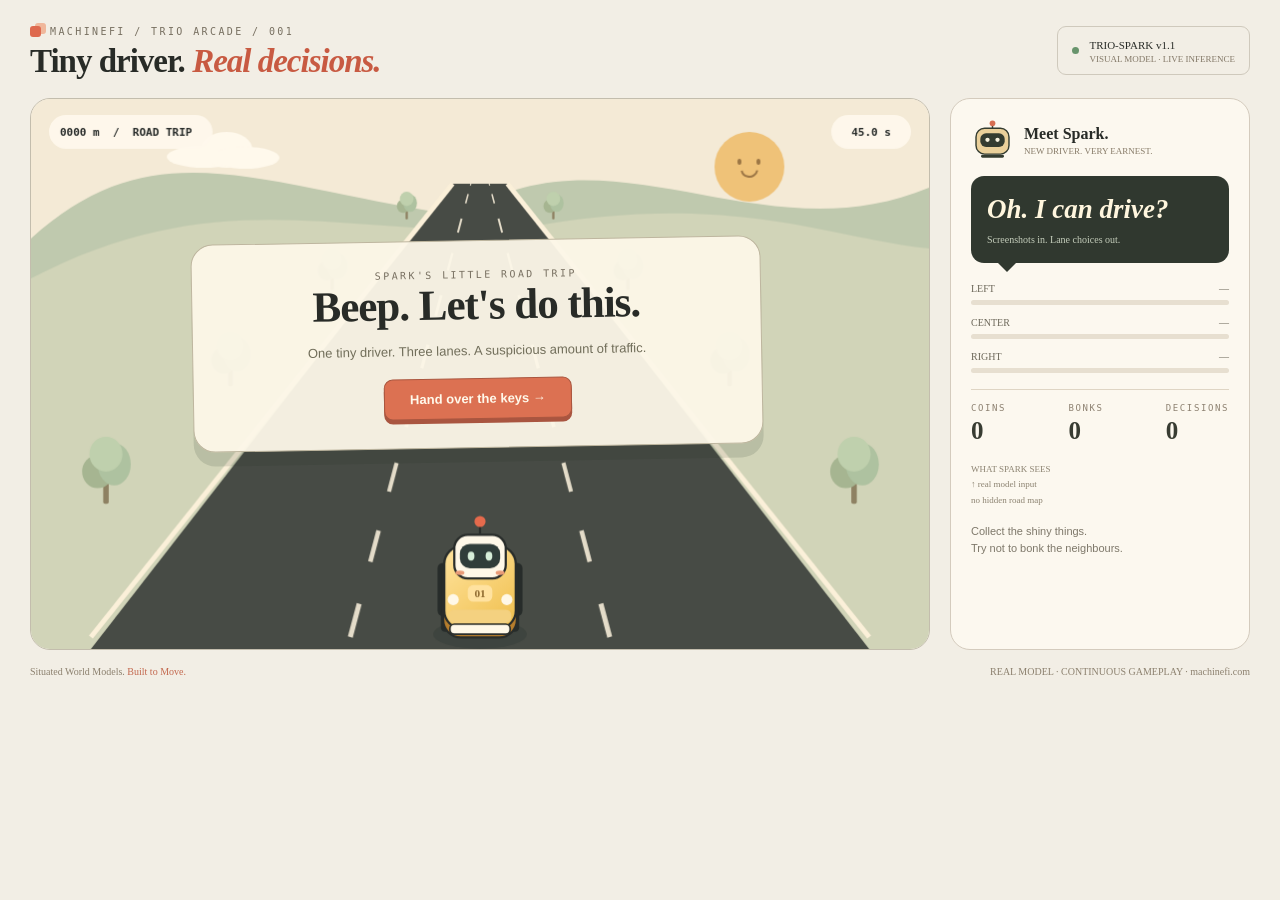
<file: demos/spark-racer/index.html>
<!doctype html>
<html lang="en"><meta charset="utf-8"><meta name="viewport" content="width=device-width,initial-scale=1"><title>Spark's Little Road Trip · Trio-Spark v1.1</title>
<style>
*{box-sizing:border-box}body{margin:0;background:#f2eee5;color:#282b27;font:16px -apple-system,BlinkMacSystemFont,"Segoe UI",sans-serif}main{position:relative;width:1280px;height:720px;padding:26px 30px;overflow:hidden}.top{height:72px;display:flex;justify-content:space-between;align-items:flex-start}.brand{font:10px ui-monospace,monospace;letter-spacing:2.4px;color:#776f60;display:flex;gap:9px;align-items:center}.brand b{background:#de694e;width:11px;height:11px;border-radius:3px;display:inline-block;box-shadow:5px -3px 0 #f0b79b}.title{font:700 33px Georgia,serif;letter-spacing:-1px;margin-top:6px}.title em{color:#c85a42;font-style:italic}.tag{border:1px solid #cfc9bc;border-radius:9px;padding:10px 14px;display:flex;gap:10px;align-items:center;font:11px ui-monospace;line-height:1.5}.dot{width:7px;height:7px;background:#68946c;border-radius:50%}.tag small{font:9px ui-monospace;color:#847968;display:block}.grid{display:grid;grid-template-columns:900px 300px;gap:20px}#scene{width:900px;height:552px;border:1px solid #c3bdad;border-radius:20px;display:block}.panel{height:552px;border:1px solid #d4cbbd;border-radius:20px;background:#fcf8ef;padding:20px}.label{font:9px ui-monospace,monospace;color:#8c8070;letter-spacing:1.6px;text-transform:uppercase}.thought{background:#30382f;border-radius:13px;padding:18px 16px;margin:14px 0 20px;position:relative}.thought:after{content:'';position:absolute;bottom:-9px;left:26px;border:10px solid transparent;border-top-color:#30382f;border-bottom:0}.action{font:italic 700 27px Georgia;color:#fff6de;margin:0 0 8px;min-height:32px}.latency{font:10px ui-monospace;color:#c4cdbb}.bar{height:5px;background:#e7dfd0;border-radius:4px;margin:6px 0 12px;overflow:hidden}.fill{height:100%;width:0;background:#d67655;transition:width .2s}.row{display:flex;justify-content:space-between;font:10px ui-monospace;color:#6c6759}.stats{display:flex;justify-content:space-between;border-top:1px solid #dfd5c4;padding-top:13px;margin-top:16px}.num{font:700 25px Georgia;color:#383c32;margin-top:4px}.note{font-size:11px;line-height:1.55;color:#7e786a}.footer{display:flex;justify-content:space-between;margin-top:16px;font:10px ui-monospace;color:#8c806e}.footer strong{color:#c3684e;font-weight:normal}button{background:#dc7152;color:#fff9eb;border:1px solid #aa563f;border-radius:9px;padding:12px 25px;font-size:13px;font-weight:700;cursor:pointer;box-shadow:0 4px 0 #a95540}#thumb{width:132px;height:81px;border-radius:8px;object-fit:cover;border:1px solid #c8c3b2}.small{font:9px ui-monospace;line-height:1.7;color:#8c8371}#overlay{position:absolute;left:192px;top:240px;width:570px;text-align:center;background:#fcf7e8f2;padding:28px 20px;border:1.5px solid #beb69f;border-radius:22px;box-shadow:0 14px 0 #222e2422;transform:rotate(-1deg)}.headline{font:700 43px Georgia;letter-spacing:-1px}#overlay p{font-size:13px;color:#716e5a;margin:14px 0 20px}#error{color:#b54f40;font-size:11px}#progress{height:4px;background:#d87658;width:0;position:absolute;top:646px;left:31px;max-width:898px;border-radius:0 0 4px 4px}.driver{display:flex;gap:10px;align-items:center}.driver svg{width:43px;height:43px}.driver strong{font:700 16px Georgia}.driver span{font:9px ui-monospace;display:block;margin-top:3px;color:#877b68}
</style>
<main><div class="top"><div><div class="brand"><b></b>MACHINEFI / TRIO ARCADE / 001</div><div class="title">Tiny driver. <em>Real decisions.</em></div></div><div class="tag"><i class="dot"></i><div>TRIO-SPARK v1.1<small>VISUAL MODEL · LIVE INFERENCE</small></div></div></div>
<div class="grid"><canvas id="scene" width="900" height="552"></canvas><aside class="panel">
<div class="driver"><svg viewBox="0 0 60 60" aria-hidden="true"><path d="M30 13V6" stroke="#353b31" stroke-width="2"/><circle cx="30" cy="6" r="4" fill="#d76e51"/><rect x="7" y="13" width="46" height="36" rx="12" fill="#ead09a" stroke="#343c30" stroke-width="2"/><rect x="13" y="20" width="34" height="19" rx="8" fill="#343c30"/><circle cx="23" cy="29" r="3" fill="#f6f1de"/><circle cx="37" cy="29" r="3" fill="#f6f1de"/><path d="M16 52h28" stroke="#343c30" stroke-width="4" stroke-linecap="round"/></svg><div><strong>Meet Spark.</strong><span>NEW DRIVER. VERY EARNEST.</span></div></div>
<div class="thought"><div class="action" id="action">Oh. I can drive?</div><div class="latency" id="latency">Screenshots in. Lane choices out.</div></div><div id="bars"></div>
<div class="stats"><div><div class="label">COINS</div><div class="num" id="coins">0</div></div><div><div class="label">BONKS</div><div class="num" id="hits">0</div></div><div><div class="label">DECISIONS</div><div class="num" id="calls">0</div></div></div>
<div style="display:flex;gap:12px;align-items:center;margin-top:17px"><img id="thumb" alt="Actual screenshot sent to the model" hidden><div class="small">WHAT SPARK SEES<br>↑ real model input<br>no hidden road map</div></div><div class="note" style="margin-top:15px" id="status">Collect the shiny things.<br>Try not to bonk the neighbours.</div><div id="error"></div></aside></div>
<div class="footer"><span>Situated World Models. <strong>Built to Move.</strong></span><span>REAL MODEL · CONTINUOUS GAMEPLAY · machinefi.com</span></div>
<div id="overlay"><div class="brand" style="justify-content:center">SPARK'S LITTLE ROAD TRIP</div><div class="headline">Beep. Let's do this.</div><p>One tiny driver. Three lanes. A suspicious amount of traffic.</p><button id="start">Hand over the keys →</button></div><div id="progress"></div></main>
<script>

const c=document.getElementById('scene'),g=c.getContext('2d'),$=id=>document.getElementById(id),keys=['left','center','right'];
$('bars').innerHTML=keys.map(k=>`<div class="row"><span>${k.toUpperCase()}</span><span id="p-${k}">—</span></div><div class="bar"><div class="fill" id="b-${k}"></div></div>`).join('');
let running=false,finished=false,t=0,last=0,lane=1,target=1,hits=0,coins=0,calls=0,nextWave=0,wave=0,flash=0,busy=false,turns=[],events=[],obstacles=[];
const SEED="showcase-course-v1";
function project(l,d){let p=Math.max(0,Math.min(1,1-d/1350)),w=55+725*Math.pow(p,1.6),y=85+Math.pow(p,1.6)*455;return{x:450+(l-1)*w/3,y,w:w/3,p}}

const palette={ink:'#292d2b',coral:'#e56a4c',cream:'#fff8e8',yellow:'#efbd49'};
function rounded(x,y,w,h,r,fill,stroke=null,line=2){
  g.beginPath();g.roundRect(x,y,w,h,r);g.fillStyle=fill;g.fill();
  if(stroke){g.strokeStyle=stroke;g.lineWidth=line;g.stroke()}
}
function oval(x,y,rx,ry,fill){g.fillStyle=fill;g.beginPath();g.ellipse(x,y,rx,ry,0,0,Math.PI*2);g.fill()}
function sparkle(x,y,size,color){g.save();g.translate(x,y);g.fillStyle=color;g.beginPath();g.moveTo(0,-size);g.quadraticCurveTo(1, -1,size,0);g.quadraticCurveTo(1,1,0,size);g.quadraticCurveTo(-1,1,-size,0);g.quadraticCurveTo(-1,-1,0,-size);g.fill();g.restore()}
function coin(x,y,s,id){
  g.save();g.translate(x,y);g.scale(s,s);
  oval(0,7,22,7,'#242d292b');
  const tilt=.85+.1*Math.sin(t*3+id);g.translate(0,-23+Math.sin(t*3+id)*3);g.scale(tilt,1);
  // Solid thick token, raised rim, inset gold face and embossed Spark mark.
  oval(4,3,24,27,'#a97627');
  for(let i=-16;i<23;i+=7){g.strokeStyle='#cf9934';g.lineWidth=2;g.beginPath();g.moveTo(19,i);g.lineTo(25,i+2);g.stroke()}
  let face=g.createLinearGradient(-18,-23,20,25);face.addColorStop(0,'#fff0a5');face.addColorStop(.4,'#fbd46a');face.addColorStop(1,'#eab13b');
  oval(0,0,23,27,face);g.strokeStyle='#8e642a';g.lineWidth=2;g.stroke();
  oval(0,0,17,21,'#e6b64c');g.strokeStyle='#fff0a1';g.lineWidth=2;g.stroke();
  g.save();g.translate(-1,-1);g.fillStyle='#fff0ae';g.beginPath();g.moveTo(2,-15);g.lineTo(-10,2);g.lineTo(-1,2);g.lineTo(-4,16);g.lineTo(11,-3);g.lineTo(2,-3);g.closePath();g.fill();g.strokeStyle='#b88932';g.lineWidth=1;g.stroke();g.restore();
  g.strokeStyle='#fff7c9';g.lineWidth=3;g.beginPath();g.arc(-1,-1,20,3.6,4.6);g.stroke();sparkle(-18,-22,6,'#fff9df');g.restore();
}
function car(x,y,s,color,player=false,id=0){
  g.save();g.translate(x,y);g.scale(s,s);
  const bob=Math.sin(t*9+id)*1.2;g.translate(0,bob);if(player)g.rotate((target-lane)*.09);
  oval(0,7,42,13,'#202d2a35');
  // Chunky rubber wheels and toy-like fenders.
  rounded(-38,-57,13,48,5,'#272c2a');rounded(25,-57,13,48,5,'#272c2a');
  rounded(-35,-16,11,21,4,'#272c2a');rounded(24,-16,11,21,4,'#272c2a');
  rounded(-33,-66,66,76,16,player?'#b77e2d':'#ac4c3a',palette.ink,2);
  let body=g.createLinearGradient(-30,-66,30,8);body.addColorStop(0,player?'#ffe29a':'#f3987c');body.addColorStop(1,color);
  rounded(-32,-72,64,74,16,body,palette.ink,2);
  rounded(-28,-15,56,12,5,player?'#f4d180':'#dc7258');
  rounded(-27,-2,54,9,4,palette.cream,palette.ink,1.5);
  // Two very earnest headlights. A tiny face makes traffic feel like toys.
  oval(-24,-24,5,5,palette.cream);oval(24,-24,5,5,palette.cream);
  if(player){
    rounded(-23,-82,46,39,12,palette.cream,palette.ink,2);
    rounded(-18,-74,36,22,9,'#303d3a');
    const blink=Math.sin(t*1.3)> .99;
    oval(-8,-63,3,blink?1:4,'#d7eed9');oval(8,-63,3,blink?1:4,'#d7eed9');
    oval(-18,-48,4,2,'#e99a76');oval(18,-48,4,2,'#e99a76');
    g.strokeStyle=palette.ink;g.lineWidth=2;g.beginPath();g.moveTo(0,-83);g.lineTo(0,-92);g.stroke();oval(0,-94,5,5,palette.coral);
    rounded(-11,-37,22,15,5,'#ffe2a0');g.fillStyle='#8d682e';g.font='bold 10px ui-monospace';g.textAlign='center';g.fillText('01',0,-26);
  }else{
    rounded(-24,-68,48,32,10,'#fff1dc',palette.ink,1.5);
    const sleepy=id%3===1;
    oval(-10,-53,5,7,'#343e37');oval(10,-53,5,7,'#343e37');
    oval(-9,-55,1.5,2,'#fff');oval(11,-55,1.5,2,'#fff');
    if(sleepy){g.strokeStyle='#e58972';g.lineWidth=5;g.beginPath();g.moveTo(-17,-59);g.lineTo(-3,-59);g.moveTo(3,-59);g.lineTo(17,-59);g.stroke()}
    rounded(-20,-82,40,12,4,'#98b6a5',palette.ink,1.5);g.strokeStyle='#fff4de';g.lineWidth=2;g.beginPath();g.moveTo(-5,-81);g.lineTo(-5,-71);g.moveTo(6,-81);g.lineTo(6,-71);g.stroke();
    g.strokeStyle='#683e32';g.lineWidth=2;g.beginPath();g.arc(0,-29,4,0,Math.PI);g.stroke();
  }
  g.textAlign='left';g.restore();
}
function tree(x,y,s,id){g.save();g.translate(x,y);g.scale(s,s);rounded(-3,-28,6,31,2,'#8e8162');oval(-9,-32,17,18,id%2?'#87a58a':'#a6b591');oval(9,-40,18,23,'#aec2a0');oval(0,-51,18,19,'#bfd0ad');g.restore()}
function draw(){
  g.fillStyle='#f4ead6';g.fillRect(0,0,900,552);
  // A smiling sun and paper-cut hills, in MachineFi's warm palette.
  oval(720,68,35,35,'#efc278');oval(710,63,2,3,'#9c7645');oval(729,63,2,3,'#9c7645');g.strokeStyle='#9c7645';g.lineWidth=2;g.beginPath();g.arc(720,70,8,.2,2.9);g.stroke();
  oval(173,58,37,11,'#fff9ec');oval(196,51,26,18,'#fff9ec');oval(215,59,34,11,'#fff9ec');
  g.fillStyle='#bfc9ae';g.beginPath();g.moveTo(0,140);g.bezierCurveTo(125,26,230,88,430,117);g.bezierCurveTo(580,20,730,160,900,89);g.lineTo(900,552);g.lineTo(0,552);g.fill();
  g.fillStyle='#d1d4b8';g.beginPath();g.moveTo(0,180);g.bezierCurveTo(190,80,320,140,490,130);g.bezierCurveTo(700,90,800,140,900,150);g.lineTo(900,552);g.lineTo(0,552);g.fill();
  g.fillStyle='#474b45';g.beginPath();g.moveTo(422.5,85);g.lineTo(477.5,85);g.lineTo(840,552);g.lineTo(60,552);g.closePath();g.fill();
  for(let l of [-.5,2.5]){let a=project(l,1350),b=project(l,0);g.strokeStyle='#fbf0d9';g.lineWidth=5;g.beginPath();g.moveTo(a.x,a.y);g.lineTo(b.x,b.y);g.stroke()}
  for(let d=0;d<1350;d+=145){let z=(d+t*165)%1350;for(let l of [.5,1.5]){let a=project(l,z),b=project(l,Math.min(1350,z+63));g.strokeStyle='#e4dcc9';g.lineWidth=1+4*a.p;g.beginPath();g.moveTo(a.x,a.y);g.lineTo(b.x,b.y);g.stroke()}}
  for(let d=0;d<1350;d+=270){let z=(d+t*165)%1350;for(let l of [-1,3]){let a=project(l,z);tree(a.x,a.y,.2+a.p*.9,d)}}
  for(let o of [...obstacles].sort((a,b)=>b.d-a.d)){
    if(o.collected)continue;
    let q=project(o.l,o.d),scale=.20+.95*Math.pow(q.p,1.6);
    if(o.type==='car')car(q.x,q.y,scale,palette.coral,false,o.id+o.l);else coin(q.x,q.y,scale,o.id);
  }
  const q=project(lane,20);car(q.x,q.y,1.12,palette.yellow,true);
  if(flash>0){
    g.save();g.translate(q.x+66,q.y-97);g.rotate(-.12);rounded(-40,-20,83,37,12,palette.cream,palette.ink,2);g.fillStyle=palette.ink;g.font='bold 19px Georgia';g.textAlign='center';g.fillText('bonk.',2,5);g.restore();
  }
  // Game HUD reports actual progress, never advises the model which lane to pick.
  rounded(18,16,164,34,17,'#fff9edec');g.fillStyle=palette.ink;g.font='600 11px monospace';g.textAlign='left';g.fillText(`${Math.floor(t*36).toString().padStart(4,'0')} m  /  ROAD TRIP`,29,37);
  rounded(802,16,80,34,17,'#fff9edec');g.fillStyle=palette.ink;g.textAlign='center';g.fillText(`${Math.max(0,45-t).toFixed(1)} s`,842,37);g.textAlign='left';
}
function spawn(){let clearLane=[1,0,2,1,2,0][wave%6];for(let l=0;l<3;l++){if(l!==clearLane)obstacles.push({type:'car',l,d:1280,id:wave})}obstacles.push({type:'coin',l:clearLane,d:1130,id:wave});events.push({type:'spawn',at:t,blocked_lanes:[0,1,2].filter(l=>l!==clearLane),coin_lane:clearLane});wave++}
async function decide(){if(!running||busy)return;busy=true;const sample=document.createElement('canvas');sample.width=512;sample.height=314;sample.getContext('2d').drawImage(c,0,0,512,314);const image=sample.toDataURL('image/jpeg',.88);$('thumb').src=image;$('thumb').hidden=false;$('status').textContent='Looking… one screenshot at a time.';const captured=t;
 try{const r=await fetch('/decide',{method:'POST',headers:{'Content-Type':'application/json'},body:JSON.stringify({image:image.split(',')[1],game_s:t})});const v=await r.json();if(!r.ok)throw Error(v.error);if(!running)return;target=keys.indexOf(v.choice);calls++;turns.push({...v,captured_s:captured,applied_s:t});$('action').textContent={left:'Left, please.',center:'Straight ahead.',right:'Right we go.'}[v.choice];$('latency').textContent=`${(v.wall_ms/1000).toFixed(2)} s · real request time`;$('calls').textContent=calls;for(let p of v.probabilities){$('p-'+p.choice_id).textContent=(p.probability*100).toFixed(0)+'%';$('b-'+p.choice_id).style.width=(p.probability*100)+'%'}$('status').textContent='Decision received. Tiny wheels turning.';
 }catch(e){$('error').textContent=e.message;finish(true)}finally{busy=false;if(running)setTimeout(decide,300)}}
function finish(error=false){if(finished)return;running=false;finished=true;window.racerDone=true;const result={seed:SEED,duration_s:t,hits,coins,decisions:calls,turns,events,error,input:'Screenshots only',driver:'Model decisions only; no scripted fallback'};window.racerResult=result;fetch('/finish',{method:'POST',headers:{'Content-Type':'application/json'},body:JSON.stringify(result)});$('overlay').style.display='block';$('overlay').innerHTML=`<div class="headline">${error?'Pit stop.':'Made it. Mostly.'}</div><p>${coins} coins · ${hits} bonks · ${calls} real decisions</p><p>A small road trip for a situated world model.</p>`;$('status').textContent=error?'Inference error. No fallback driver.':'One continuous run. Actual model decisions.'}
function tick(now){let dt=last?Math.min((now-last)/1000,.1):0;last=now;if(running){t+=dt;lane+=(target-lane)*Math.min(1,dt*5);flash=Math.max(0,flash-dt*2);if(t>=nextWave){spawn();nextWave+=8.2}for(let o of obstacles){o.d-=165*dt;if(!o.checked&&o.d<52){o.checked=true;if(Math.abs(o.l-lane)<.43){if(o.type==='car'){hits++;flash=1;events.push({type:'collision',at:t,lane});}else {coins++;o.collected=true;events.push({type:'coin',at:t,lane})}}}}obstacles=obstacles.filter(o=>o.d>-90);$('hits').textContent=hits;$('coins').textContent=coins;$('progress').style.width=(Math.min(45,t)/45*900)+'px';if(t>=45)finish()}draw();requestAnimationFrame(tick)}
$('start').onclick=()=>{if(running||finished)return;running=true;$('overlay').style.display='none';setTimeout(decide,500)};requestAnimationFrame(tick);window.startRacer=()=>$('start').click();

</script></html>
</file>
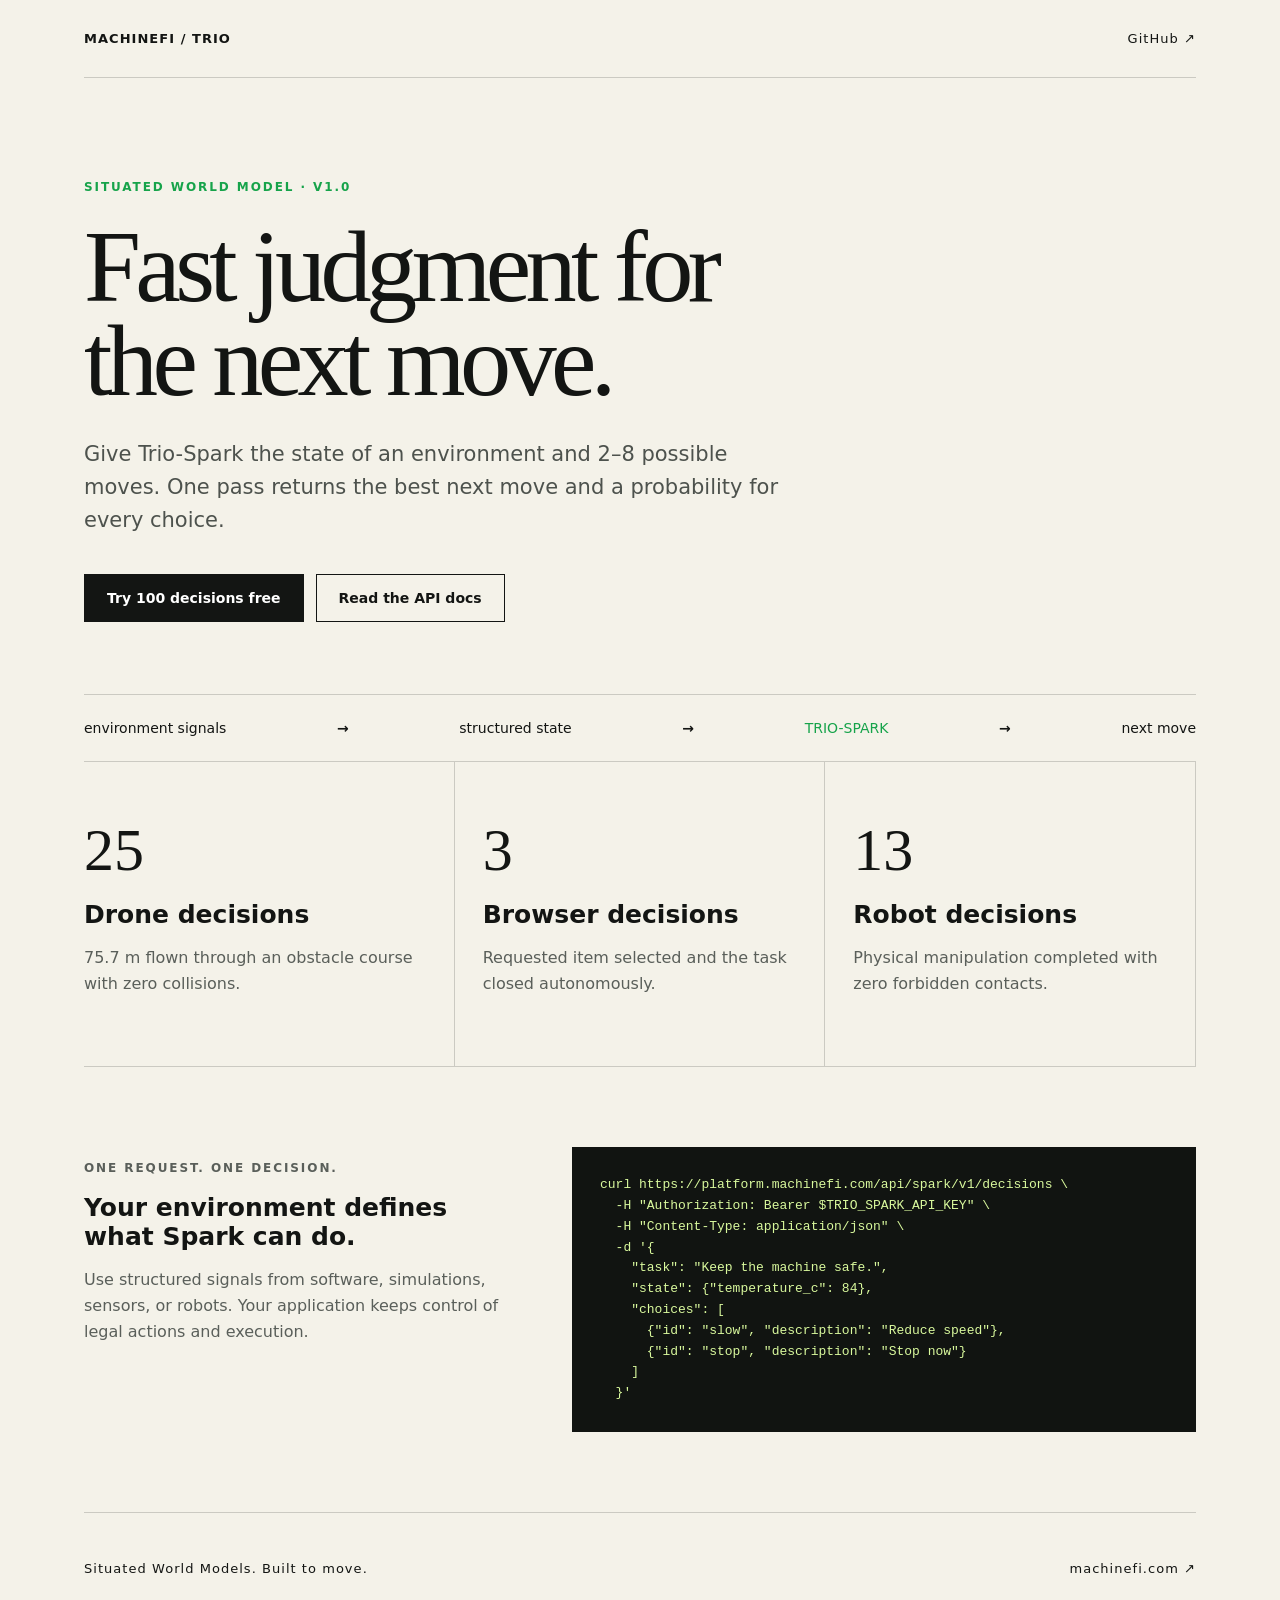
<file: huggingface/space/index.html>
<!doctype html>
<html lang="en">
<head>
  <meta charset="utf-8">
  <meta name="viewport" content="width=device-width,initial-scale=1">
  <meta name="description" content="Trio-Spark v1.0 is a Situated World Model for fast judgment over the next move.">
  <title>Trio-Spark v1.0</title>
  <link rel="stylesheet" href="style.css">
</head>
<body>
  <main>
    <nav><span class="brand">MACHINEFI / TRIO</span><a href="https://github.com/machinefi/trio-spark">GitHub ↗</a></nav>
    <section class="hero">
      <p class="eyebrow">SITUATED WORLD MODEL · V1.0</p>
      <h1>Fast judgment for<br>the next move.</h1>
      <p class="lede">Give Trio-Spark the state of an environment and 2–8 possible moves. One pass returns the best next move and a probability for every choice.</p>
      <div class="actions">
        <a class="primary" href="https://platform.machinefi.com/spark">Try 100 decisions free</a>
        <a class="secondary" href="https://platform.machinefi.com/spark/docs">Read the API docs</a>
      </div>
    </section>
    <section class="flow" aria-label="Architecture">
      <span>environment signals</span><b>→</b><span>structured state</span><b>→</b><span class="spark">TRIO-SPARK</span><b>→</b><span>next move</span>
    </section>
    <section class="grid">
      <article><span class="number">25</span><h2>Drone decisions</h2><p>75.7 m flown through an obstacle course with zero collisions.</p></article>
      <article><span class="number">3</span><h2>Browser decisions</h2><p>Requested item selected and the task closed autonomously.</p></article>
      <article><span class="number">13</span><h2>Robot decisions</h2><p>Physical manipulation completed with zero forbidden contacts.</p></article>
    </section>
    <section class="code-section">
      <div><p class="eyebrow">ONE REQUEST. ONE DECISION.</p><h2>Your environment defines what Spark can do.</h2><p>Use structured signals from software, simulations, sensors, or robots. Your application keeps control of legal actions and execution.</p></div>
      <pre><code>curl https://platform.machinefi.com/api/spark/v1/decisions \
  -H "Authorization: Bearer $TRIO_SPARK_API_KEY" \
  -H "Content-Type: application/json" \
  -d '{
    "task": "Keep the machine safe.",
    "state": {"temperature_c": 84},
    "choices": [
      {"id": "slow", "description": "Reduce speed"},
      {"id": "stop", "description": "Stop now"}
    ]
  }'</code></pre>
    </section>
    <footer><span>Situated World Models. Built to move.</span><a href="https://machinefi.com">machinefi.com ↗</a></footer>
  </main>
</body>
</html>
</file>
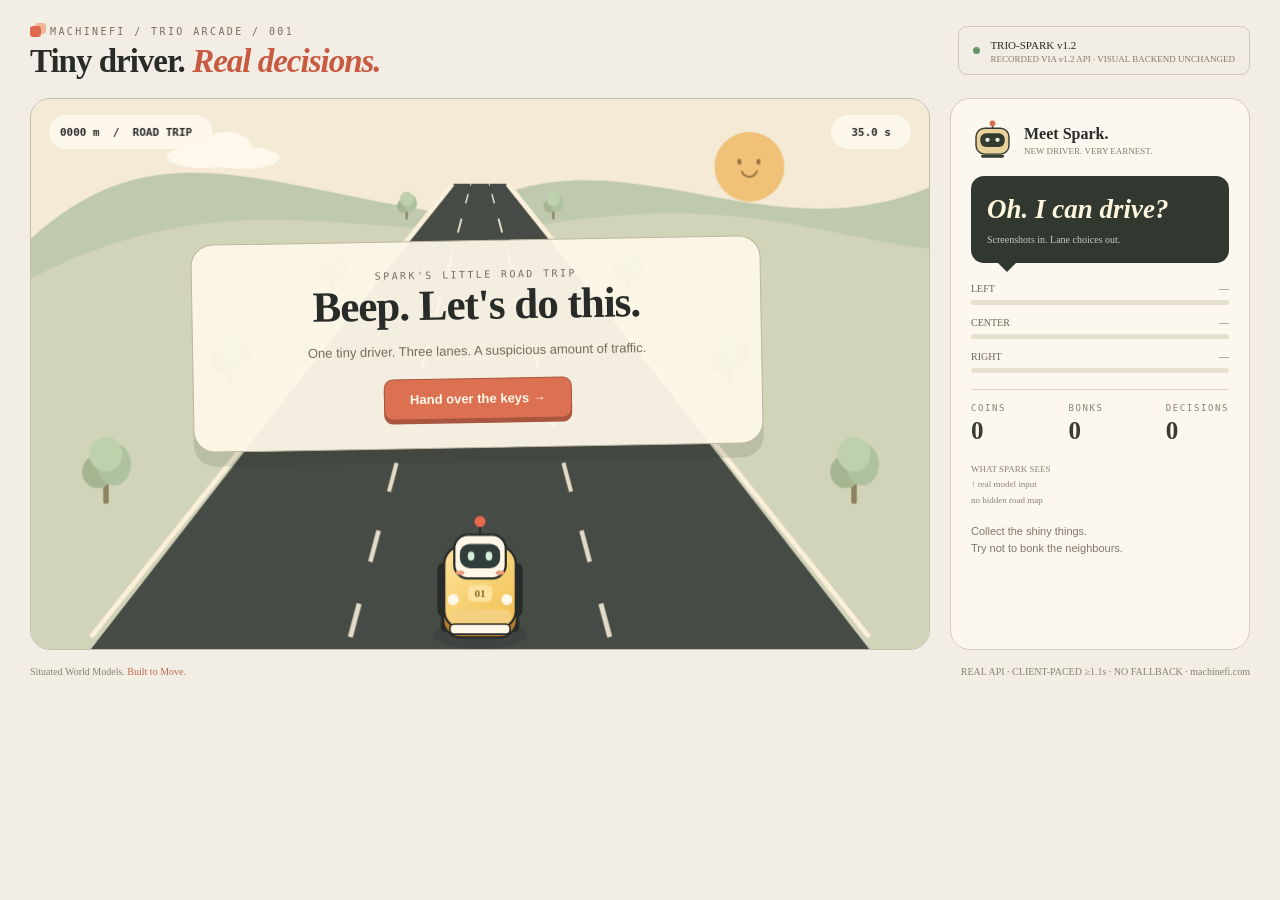
<file: demos/spark-racer/index-v12.html>
<!doctype html>
<html lang="en"><meta charset="utf-8"><meta name="viewport" content="width=device-width,initial-scale=1"><title>Spark's Little Road Trip · Trio-Spark v1.2</title>
<style>
*{box-sizing:border-box}body{margin:0;background:#f2eee5;color:#282b27;font:16px -apple-system,BlinkMacSystemFont,"Segoe UI",sans-serif}main{position:relative;width:1280px;height:720px;padding:26px 30px;overflow:hidden}.top{height:72px;display:flex;justify-content:space-between;align-items:flex-start}.brand{font:10px ui-monospace,monospace;letter-spacing:2.4px;color:#776f60;display:flex;gap:9px;align-items:center}.brand b{background:#de694e;width:11px;height:11px;border-radius:3px;display:inline-block;box-shadow:5px -3px 0 #f0b79b}.title{font:700 33px Georgia,serif;letter-spacing:-1px;margin-top:6px}.title em{color:#c85a42;font-style:italic}.tag{border:1px solid #cfc9bc;border-radius:9px;padding:10px 14px;display:flex;gap:10px;align-items:center;font:11px ui-monospace;line-height:1.5}.dot{width:7px;height:7px;background:#68946c;border-radius:50%}.tag small{font:9px ui-monospace;color:#847968;display:block}.grid{display:grid;grid-template-columns:900px 300px;gap:20px}#scene{width:900px;height:552px;border:1px solid #c3bdad;border-radius:20px;display:block}.panel{height:552px;border:1px solid #d4cbbd;border-radius:20px;background:#fcf8ef;padding:20px}.label{font:9px ui-monospace,monospace;color:#8c8070;letter-spacing:1.6px;text-transform:uppercase}.thought{background:#30382f;border-radius:13px;padding:18px 16px;margin:14px 0 20px;position:relative}.thought:after{content:'';position:absolute;bottom:-9px;left:26px;border:10px solid transparent;border-top-color:#30382f;border-bottom:0}.action{font:italic 700 27px Georgia;color:#fff6de;margin:0 0 8px;min-height:32px}.latency{font:10px ui-monospace;color:#c4cdbb}.bar{height:5px;background:#e7dfd0;border-radius:4px;margin:6px 0 12px;overflow:hidden}.fill{height:100%;width:0;background:#d67655;transition:width .2s}.row{display:flex;justify-content:space-between;font:10px ui-monospace;color:#6c6759}.stats{display:flex;justify-content:space-between;border-top:1px solid #dfd5c4;padding-top:13px;margin-top:16px}.num{font:700 25px Georgia;color:#383c32;margin-top:4px}.note{font-size:11px;line-height:1.55;color:#7e786a}.footer{display:flex;justify-content:space-between;margin-top:16px;font:10px ui-monospace;color:#8c806e}.footer strong{color:#c3684e;font-weight:normal}button{background:#dc7152;color:#fff9eb;border:1px solid #aa563f;border-radius:9px;padding:12px 25px;font-size:13px;font-weight:700;cursor:pointer;box-shadow:0 4px 0 #a95540}#thumb{width:132px;height:81px;border-radius:8px;object-fit:cover;border:1px solid #c8c3b2}.small{font:9px ui-monospace;line-height:1.7;color:#8c8371}#overlay{position:absolute;left:192px;top:240px;width:570px;text-align:center;background:#fcf7e8f2;padding:28px 20px;border:1.5px solid #beb69f;border-radius:22px;box-shadow:0 14px 0 #222e2422;transform:rotate(-1deg)}.headline{font:700 43px Georgia;letter-spacing:-1px}#overlay p{font-size:13px;color:#716e5a;margin:14px 0 20px}#error{color:#b54f40;font-size:11px}#progress{height:4px;background:#d87658;width:0;position:absolute;top:646px;left:31px;max-width:898px;border-radius:0 0 4px 4px}.driver{display:flex;gap:10px;align-items:center}.driver svg{width:43px;height:43px}.driver strong{font:700 16px Georgia}.driver span{font:9px ui-monospace;display:block;margin-top:3px;color:#877b68}
</style>
<main><div class="top"><div><div class="brand"><b></b>MACHINEFI / TRIO ARCADE / 001</div><div class="title">Tiny driver. <em>Real decisions.</em></div></div><div class="tag"><i class="dot"></i><div>TRIO-SPARK v1.2<small>RECORDED VIA v1.2 API · VISUAL BACKEND UNCHANGED</small></div></div></div>
<div class="grid"><canvas id="scene" width="900" height="552"></canvas><aside class="panel">
<div class="driver"><svg viewBox="0 0 60 60" aria-hidden="true"><path d="M30 13V6" stroke="#353b31" stroke-width="2"/><circle cx="30" cy="6" r="4" fill="#d76e51"/><rect x="7" y="13" width="46" height="36" rx="12" fill="#ead09a" stroke="#343c30" stroke-width="2"/><rect x="13" y="20" width="34" height="19" rx="8" fill="#343c30"/><circle cx="23" cy="29" r="3" fill="#f6f1de"/><circle cx="37" cy="29" r="3" fill="#f6f1de"/><path d="M16 52h28" stroke="#343c30" stroke-width="4" stroke-linecap="round"/></svg><div><strong>Meet Spark.</strong><span>NEW DRIVER. VERY EARNEST.</span></div></div>
<div class="thought"><div class="action" id="action">Oh. I can drive?</div><div class="latency" id="latency">Screenshots in. Lane choices out.</div></div><div id="bars"></div>
<div class="stats"><div><div class="label">COINS</div><div class="num" id="coins">0</div></div><div><div class="label">BONKS</div><div class="num" id="hits">0</div></div><div><div class="label">DECISIONS</div><div class="num" id="calls">0</div></div></div>
<div style="display:flex;gap:12px;align-items:center;margin-top:17px"><img id="thumb" alt="Actual screenshot sent to the model" hidden><div class="small">WHAT SPARK SEES<br>↑ real model input<br>no hidden road map</div></div><div class="note" style="margin-top:15px" id="status">Collect the shiny things.<br>Try not to bonk the neighbours.</div><div id="error"></div></aside></div>
<div class="footer"><span>Situated World Models. <strong>Built to Move.</strong></span><span>REAL API · CLIENT-PACED ≥1.1s · NO FALLBACK · machinefi.com</span></div>
<div id="overlay"><div class="brand" style="justify-content:center">SPARK'S LITTLE ROAD TRIP</div><div class="headline">Beep. Let's do this.</div><p>One tiny driver. Three lanes. A suspicious amount of traffic.</p><button id="start">Hand over the keys →</button></div><div id="progress"></div></main>
<script>

const c=document.getElementById('scene'),g=c.getContext('2d'),$=id=>document.getElementById(id),keys=['left','center','right'];
$('bars').innerHTML=keys.map(k=>`<div class="row"><span>${k.toUpperCase()}</span><span id="p-${k}">—</span></div><div class="bar"><div class="fill" id="b-${k}"></div></div>`).join('');
let running=false,finished=false,t=0,last=0,lane=1,target=1,hits=0,coins=0,calls=0,nextWave=0,wave=0,flash=0,busy=false,turns=[],events=[],obstacles=[];
const SEED="showcase-course-v1", DURATION=35;
let lastDecisionStartMs=-Infinity;
function project(l,d){let p=Math.max(0,Math.min(1,1-d/1350)),w=55+725*Math.pow(p,1.6),y=85+Math.pow(p,1.6)*455;return{x:450+(l-1)*w/3,y,w:w/3,p}}

const palette={ink:'#292d2b',coral:'#e56a4c',cream:'#fff8e8',yellow:'#efbd49'};
function rounded(x,y,w,h,r,fill,stroke=null,line=2){
  g.beginPath();g.roundRect(x,y,w,h,r);g.fillStyle=fill;g.fill();
  if(stroke){g.strokeStyle=stroke;g.lineWidth=line;g.stroke()}
}
function oval(x,y,rx,ry,fill){g.fillStyle=fill;g.beginPath();g.ellipse(x,y,rx,ry,0,0,Math.PI*2);g.fill()}
function sparkle(x,y,size,color){g.save();g.translate(x,y);g.fillStyle=color;g.beginPath();g.moveTo(0,-size);g.quadraticCurveTo(1, -1,size,0);g.quadraticCurveTo(1,1,0,size);g.quadraticCurveTo(-1,1,-size,0);g.quadraticCurveTo(-1,-1,0,-size);g.fill();g.restore()}
function coin(x,y,s,id){
  g.save();g.translate(x,y);g.scale(s,s);
  oval(0,7,22,7,'#242d292b');
  const tilt=.85+.1*Math.sin(t*3+id);g.translate(0,-23+Math.sin(t*3+id)*3);g.scale(tilt,1);
  // Solid thick token, raised rim, inset gold face and embossed Spark mark.
  oval(4,3,24,27,'#a97627');
  for(let i=-16;i<23;i+=7){g.strokeStyle='#cf9934';g.lineWidth=2;g.beginPath();g.moveTo(19,i);g.lineTo(25,i+2);g.stroke()}
  let face=g.createLinearGradient(-18,-23,20,25);face.addColorStop(0,'#fff0a5');face.addColorStop(.4,'#fbd46a');face.addColorStop(1,'#eab13b');
  oval(0,0,23,27,face);g.strokeStyle='#8e642a';g.lineWidth=2;g.stroke();
  oval(0,0,17,21,'#e6b64c');g.strokeStyle='#fff0a1';g.lineWidth=2;g.stroke();
  g.save();g.translate(-1,-1);g.fillStyle='#fff0ae';g.beginPath();g.moveTo(2,-15);g.lineTo(-10,2);g.lineTo(-1,2);g.lineTo(-4,16);g.lineTo(11,-3);g.lineTo(2,-3);g.closePath();g.fill();g.strokeStyle='#b88932';g.lineWidth=1;g.stroke();g.restore();
  g.strokeStyle='#fff7c9';g.lineWidth=3;g.beginPath();g.arc(-1,-1,20,3.6,4.6);g.stroke();sparkle(-18,-22,6,'#fff9df');g.restore();
}
function car(x,y,s,color,player=false,id=0){
  g.save();g.translate(x,y);g.scale(s,s);
  const bob=Math.sin(t*9+id)*1.2;g.translate(0,bob);if(player)g.rotate((target-lane)*.09);
  oval(0,7,42,13,'#202d2a35');
  // Chunky rubber wheels and toy-like fenders.
  rounded(-38,-57,13,48,5,'#272c2a');rounded(25,-57,13,48,5,'#272c2a');
  rounded(-35,-16,11,21,4,'#272c2a');rounded(24,-16,11,21,4,'#272c2a');
  rounded(-33,-66,66,76,16,player?'#b77e2d':'#ac4c3a',palette.ink,2);
  let body=g.createLinearGradient(-30,-66,30,8);body.addColorStop(0,player?'#ffe29a':'#f3987c');body.addColorStop(1,color);
  rounded(-32,-72,64,74,16,body,palette.ink,2);
  rounded(-28,-15,56,12,5,player?'#f4d180':'#dc7258');
  rounded(-27,-2,54,9,4,palette.cream,palette.ink,1.5);
  // Two very earnest headlights. A tiny face makes traffic feel like toys.
  oval(-24,-24,5,5,palette.cream);oval(24,-24,5,5,palette.cream);
  if(player){
    rounded(-23,-82,46,39,12,palette.cream,palette.ink,2);
    rounded(-18,-74,36,22,9,'#303d3a');
    const blink=Math.sin(t*1.3)> .99;
    oval(-8,-63,3,blink?1:4,'#d7eed9');oval(8,-63,3,blink?1:4,'#d7eed9');
    oval(-18,-48,4,2,'#e99a76');oval(18,-48,4,2,'#e99a76');
    g.strokeStyle=palette.ink;g.lineWidth=2;g.beginPath();g.moveTo(0,-83);g.lineTo(0,-92);g.stroke();oval(0,-94,5,5,palette.coral);
    rounded(-11,-37,22,15,5,'#ffe2a0');g.fillStyle='#8d682e';g.font='bold 10px ui-monospace';g.textAlign='center';g.fillText('01',0,-26);
  }else{
    rounded(-24,-68,48,32,10,'#fff1dc',palette.ink,1.5);
    const sleepy=id%3===1;
    oval(-10,-53,5,7,'#343e37');oval(10,-53,5,7,'#343e37');
    oval(-9,-55,1.5,2,'#fff');oval(11,-55,1.5,2,'#fff');
    if(sleepy){g.strokeStyle='#e58972';g.lineWidth=5;g.beginPath();g.moveTo(-17,-59);g.lineTo(-3,-59);g.moveTo(3,-59);g.lineTo(17,-59);g.stroke()}
    rounded(-20,-82,40,12,4,'#98b6a5',palette.ink,1.5);g.strokeStyle='#fff4de';g.lineWidth=2;g.beginPath();g.moveTo(-5,-81);g.lineTo(-5,-71);g.moveTo(6,-81);g.lineTo(6,-71);g.stroke();
    g.strokeStyle='#683e32';g.lineWidth=2;g.beginPath();g.arc(0,-29,4,0,Math.PI);g.stroke();
  }
  g.textAlign='left';g.restore();
}
function tree(x,y,s,id){g.save();g.translate(x,y);g.scale(s,s);rounded(-3,-28,6,31,2,'#8e8162');oval(-9,-32,17,18,id%2?'#87a58a':'#a6b591');oval(9,-40,18,23,'#aec2a0');oval(0,-51,18,19,'#bfd0ad');g.restore()}
function draw(){
  g.fillStyle='#f4ead6';g.fillRect(0,0,900,552);
  // A smiling sun and paper-cut hills, in MachineFi's warm palette.
  oval(720,68,35,35,'#efc278');oval(710,63,2,3,'#9c7645');oval(729,63,2,3,'#9c7645');g.strokeStyle='#9c7645';g.lineWidth=2;g.beginPath();g.arc(720,70,8,.2,2.9);g.stroke();
  oval(173,58,37,11,'#fff9ec');oval(196,51,26,18,'#fff9ec');oval(215,59,34,11,'#fff9ec');
  g.fillStyle='#bfc9ae';g.beginPath();g.moveTo(0,140);g.bezierCurveTo(125,26,230,88,430,117);g.bezierCurveTo(580,20,730,160,900,89);g.lineTo(900,552);g.lineTo(0,552);g.fill();
  g.fillStyle='#d1d4b8';g.beginPath();g.moveTo(0,180);g.bezierCurveTo(190,80,320,140,490,130);g.bezierCurveTo(700,90,800,140,900,150);g.lineTo(900,552);g.lineTo(0,552);g.fill();
  g.fillStyle='#474b45';g.beginPath();g.moveTo(422.5,85);g.lineTo(477.5,85);g.lineTo(840,552);g.lineTo(60,552);g.closePath();g.fill();
  for(let l of [-.5,2.5]){let a=project(l,1350),b=project(l,0);g.strokeStyle='#fbf0d9';g.lineWidth=5;g.beginPath();g.moveTo(a.x,a.y);g.lineTo(b.x,b.y);g.stroke()}
  for(let d=0;d<1350;d+=145){let z=(d+t*165)%1350;for(let l of [.5,1.5]){let a=project(l,z),b=project(l,Math.min(1350,z+63));g.strokeStyle='#e4dcc9';g.lineWidth=1+4*a.p;g.beginPath();g.moveTo(a.x,a.y);g.lineTo(b.x,b.y);g.stroke()}}
  for(let d=0;d<1350;d+=270){let z=(d+t*165)%1350;for(let l of [-1,3]){let a=project(l,z);tree(a.x,a.y,.2+a.p*.9,d)}}
  for(let o of [...obstacles].sort((a,b)=>b.d-a.d)){
    if(o.collected)continue;
    let q=project(o.l,o.d),scale=.20+.95*Math.pow(q.p,1.6);
    if(o.type==='car')car(q.x,q.y,scale,palette.coral,false,o.id+o.l);else coin(q.x,q.y,scale,o.id);
  }
  const q=project(lane,20);car(q.x,q.y,1.12,palette.yellow,true);
  if(flash>0){
    g.save();g.translate(q.x+66,q.y-97);g.rotate(-.12);rounded(-40,-20,83,37,12,palette.cream,palette.ink,2);g.fillStyle=palette.ink;g.font='bold 19px Georgia';g.textAlign='center';g.fillText('bonk.',2,5);g.restore();
  }
  // Game HUD reports actual progress, never advises the model which lane to pick.
  rounded(18,16,164,34,17,'#fff9edec');g.fillStyle=palette.ink;g.font='600 11px monospace';g.textAlign='left';g.fillText(`${Math.floor(t*36).toString().padStart(4,'0')} m  /  ROAD TRIP`,29,37);
  rounded(802,16,80,34,17,'#fff9edec');g.fillStyle=palette.ink;g.textAlign='center';g.fillText(`${Math.max(0,DURATION-t).toFixed(1)} s`,842,37);g.textAlign='left';
}
function spawn(){let clearLane=[1,0,2,1,2,0][wave%6];for(let l=0;l<3;l++){if(l!==clearLane)obstacles.push({type:'car',l,d:1280,id:wave})}obstacles.push({type:'coin',l:clearLane,d:1130,id:wave});events.push({type:'spawn',at:t,blocked_lanes:[0,1,2].filter(l=>l!==clearLane),coin_lane:clearLane});wave++}
async function decide(){if(!running||busy)return;busy=true;const sample=document.createElement('canvas');sample.width=512;sample.height=314;sample.getContext('2d').drawImage(c,0,0,512,314);const image=sample.toDataURL('image/jpeg',.88);$('thumb').src=image;$('thumb').hidden=false;$('status').textContent='Looking… one screenshot at a time.';const captured=t;lastDecisionStartMs=performance.now();
 try{const r=await fetch('/decide',{method:'POST',headers:{'Content-Type':'application/json'},body:JSON.stringify({image:image.split(',')[1],game_s:t})});const v=await r.json();if(!r.ok)throw Error(v.error);if(!running)return;target=keys.indexOf(v.choice);events.push({type:"model_action",at:t,choice:v.choice,sequence:v.sequence});calls++;turns.push({...v,captured_s:captured,applied_s:t});$('action').textContent={left:'Left, please.',center:'Straight ahead.',right:'Right we go.'}[v.choice];$('latency').textContent=`${(v.wall_ms/1000).toFixed(2)} s · real request time`;$('calls').textContent=calls;for(let p of v.probabilities){$('p-'+p.choice_id).textContent=(p.probability*100).toFixed(0)+'%';$('b-'+p.choice_id).style.width=(p.probability*100)+'%'}$('status').textContent='Decision received. Tiny wheels turning.';
 }catch(e){$('error').textContent=e.message;finish(true)}finally{busy=false;if(running)setTimeout(decide,Math.max(300,1100-(performance.now()-lastDecisionStartMs)))}}
function finish(error=false){if(finished)return;running=false;finished=true;window.racerDone=true;const result={seed:SEED,duration_s:t,hits,coins,decisions:calls,turns,events,error,input:'Screenshots only',driver:'Model decisions only; no scripted fallback'};window.racerResult=result;fetch('/finish',{method:'POST',headers:{'Content-Type':'application/json'},body:JSON.stringify(result)});$('overlay').style.display='block';$('overlay').innerHTML=`<div class="headline">${error?'Pit stop.':'Made it. Mostly.'}</div><p>${coins} coins · ${hits} bonks · ${calls} real decisions</p><p>A small road trip for a situated world model.</p>`;$('status').textContent=error?'Inference error. No fallback driver.':'One continuous run. Actual model decisions.'}
function tick(now){let dt=last?Math.min((now-last)/1000,.1):0;last=now;if(running){t+=dt;lane+=(target-lane)*Math.min(1,dt*5);flash=Math.max(0,flash-dt*2);if(t>=nextWave){spawn();nextWave+=8.2}for(let o of obstacles){o.d-=165*dt;if(!o.checked&&o.d<52){o.checked=true;if(Math.abs(o.l-lane)<.43){if(o.type==='car'){hits++;flash=1;events.push({type:'collision',at:t,lane});}else {coins++;o.collected=true;events.push({type:'coin',at:t,lane})}}}}obstacles=obstacles.filter(o=>o.d>-90);$('hits').textContent=hits;$('coins').textContent=coins;$('progress').style.width=(Math.min(DURATION,t)/DURATION*900)+'px';if(t>=DURATION)finish()}draw();requestAnimationFrame(tick)}
$('start').onclick=()=>{if(running||finished)return;running=true;$('overlay').style.display='none';setTimeout(decide,500)};requestAnimationFrame(tick);window.startRacer=()=>$('start').click();

</script></html>
</file>
<file: huggingface/space/style.css>
:root{--ink:#131513;--paper:#f4f2e9;--green:#16a34a;--line:rgba(19,21,19,.18)}*{box-sizing:border-box}body{margin:0;background:var(--paper);color:var(--ink);font-family:Inter,ui-sans-serif,system-ui,-apple-system,BlinkMacSystemFont,"Segoe UI",sans-serif}main{max-width:1180px;margin:auto;padding:0 34px}nav,footer{height:78px;display:flex;align-items:center;justify-content:space-between;border-bottom:1px solid var(--line);font-size:13px;letter-spacing:.08em}.brand{font-weight:800}a{color:inherit;text-decoration:none}.hero{padding:90px 0 72px;max-width:920px}.eyebrow{font-size:12px;font-weight:800;letter-spacing:.16em;color:var(--green)}h1{font-family:Georgia,serif;font-size:clamp(56px,8vw,106px);font-weight:400;line-height:.92;letter-spacing:-.055em;margin:26px 0 30px}.lede{max-width:720px;font-size:21px;line-height:1.55;color:#4d524d}.actions{display:flex;gap:12px;margin-top:38px}.actions a{padding:15px 22px;border:1px solid var(--ink);font-size:14px;font-weight:700}.primary{background:var(--ink);color:white!important}.flow{border-top:1px solid var(--line);border-bottom:1px solid var(--line);padding:25px 0;display:flex;gap:18px;align-items:center;justify-content:space-between;font-size:14px}.spark{color:var(--green)}.grid{display:grid;grid-template-columns:repeat(3,1fr);border-bottom:1px solid var(--line)}article{padding:54px 28px 54px 0;border-right:1px solid var(--line)}article+article{padding-left:28px}.number{font-family:Georgia,serif;font-size:60px}h2{font-size:25px;margin:15px 0 12px}article p,.code-section p{color:#5a5f5a;line-height:1.6}.code-section{display:grid;grid-template-columns:.8fr 1.2fr;gap:72px;padding:80px 0;border-bottom:1px solid var(--line)}pre{margin:0;background:#111411;color:#d9f99d;padding:28px;overflow:auto;font-size:13px;line-height:1.6}footer{border:0;height:110px}@media(max-width:760px){main{padding:0 20px}.hero{padding:60px 0}.actions,.flow{align-items:stretch;flex-direction:column}.flow b{transform:rotate(90deg);align-self:flex-start}.grid,.code-section{grid-template-columns:1fr}.grid article{border-right:0;border-bottom:1px solid var(--line);padding:38px 0}.code-section{gap:30px;padding:55px 0}nav{height:64px}h1{font-size:54px}.lede{font-size:18px}}
</file>
